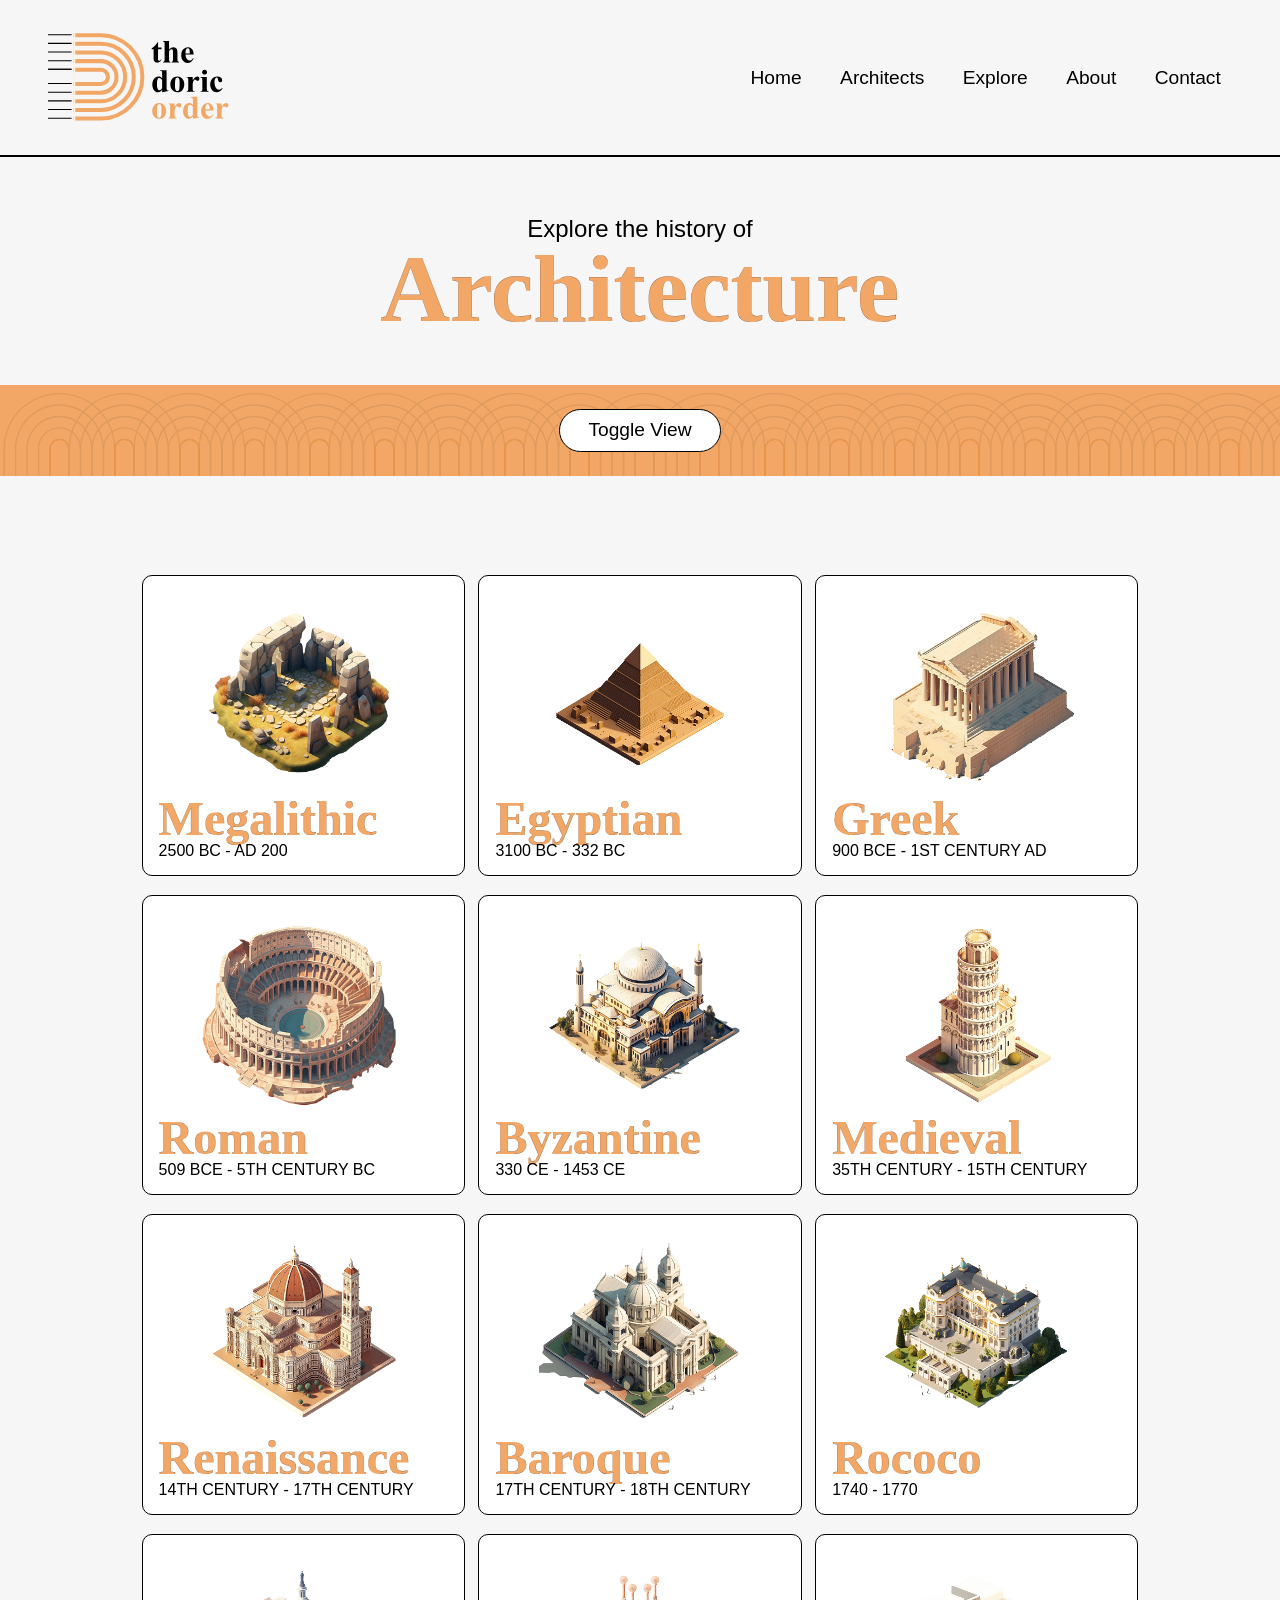
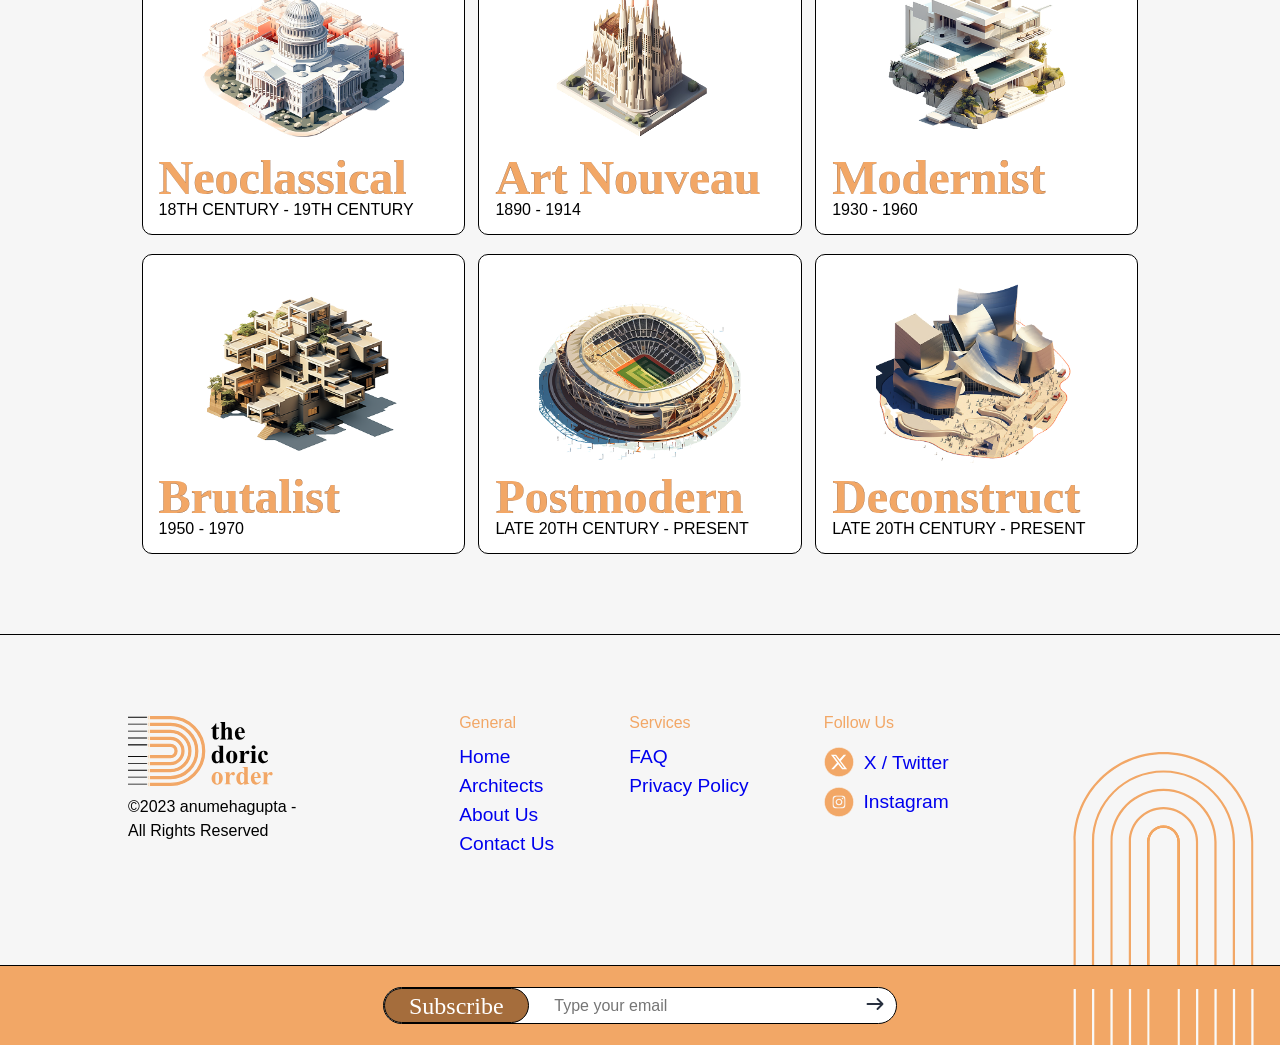
<file: index.html>
<!doctype html>
<html lang="en" dir="ltr">
<head>
<meta charset="utf-8">
<title>The Doric Order | Home</title>
<!--style linking start-->
<meta name="description" content="Our website offers a comprehensive journey through the evolution of architectural design, iconic structures, and influential architects">
<meta name="keywords" content="architecture styles, architectural history, ancient architecture, modern architecture, architectural evolution, iconic structures, influential architects">
<link rel="stylesheet" href="style.css">
<link href="https://fonts.cdnfonts.com/css/helvetica-255" rel="stylesheet">
<link rel="stylesheet" media="screen" href="https://fontlibrary.org//face/butler" type="text/css"/>
<meta name="viewport" content="width=device-width, initial-scale=1.0">
<link rel="icon" type="image/x-icon" href="images/favicon.svg">
<!--style linking end-->
</head>

<body>
   
    <!--header start-->
    <header>
        <a aria-label="skip" href="#content"> Skip to Content </a> <!--button hidden-->
        <img src="images/the-doric-order-logo.svg" width="188" height="88.16" alt="the doric order logo"> <!--website logo-->
      
        <!--navigation start--> 
        <nav aria-label="primary">
          <ul>
            <li> <a href = "#"> Home </a></li>
            <li> <a href = "#"> Architects </a></li>
            <li> <a href = "#"> Explore </a></li>
            <li> <a href = "#"> About </a></li>
            <li> <a href = "#"> Contact </a></li>
          </ul>
        </nav>
        <!--navigation end--> 
          
    </header>
    <!--header end-->

    <main id="content" class="homepage">
        <h1> Explore the history of <em> Architecture </em> </h1>

        <div id="arch-background">
            <button id="toggleButton">Toggle View</button> <!--toggle view button-->

            <!--search shortcode start-->

            <!--search shortcode end-->
        </div>

        <ul id="architecture-styles" class="hidden">

            <li>
                <a href="megalithic.html">
                    <figure>
                        <img src="images/megalithic-architecture.png" width="1080" height="1080" alt="Stonehenge of Megalithic architecture">
                    </figure>
                    <figcaption>
                        <h2> Megalithic </h2>
                        <h3> 2500 BC - AD 200 </h3>
                        <p> Megalithic architecture refers to the construction of large stone structures or monuments using massive stones, often without the use of mortar or other binding materials. These structures are typically associated with prehistoric societies. The term "megalith" itself, derived from the Greek words "mega" (meaning large) and "lithos" (meaning stone), aptly captures the essence of this architectural form. </p>
                    </figcaption>
                </a>
            </li>

            <li>
                <a href="#">
                    <figure>
                        <img src="images/egyptian-architecture.png" width="1080" height="1080" alt="Pyramid of Egyptian architecture">
                    </figure>
                    <figcaption>
                        <h2> Egyptian </h2>
                        <h3> 3100 BC - 332 BC </h3>
                        <p> Egyptian architecture is best known for iconic structures like the pyramids, temples, and tombs. These structures were meticulously designed and constructed, reflecting the Egyptians' deep reverence for the afterlife and their belief in the eternal nature of the soul. Rooted in religious and cultural practices, Egyptian architecture's harmonious blend of form and function continues to awe and inspire. </p>
                    </figcaption>
                </a>
            </li>

            <li>
                <a href="#">
                    <figure>
                        <img src="images/greek-architecture.png" width="1080" height="1080" alt="Parthenon of Greek architecture">
                    </figure>
                    <figcaption>
                        <h2> Greek </h2>
                        <h3> 900 BCE - 1st century AD </h3>
                        <p> Greek architecture has left an indelible mark on the world. Characterized by its harmonious proportions, use of columns, and innovative structural techniques. It has inspired countless architects and builders throughout history. It is a reflection of the Greeks' deep appreciation for aesthetics, mathematical precision, and the pursuit of perfection in the realm of design and construction. </p>
                    </figcaption>
                </a>
            </li>

            <li>
                <a href="#">
                    <figure>
                        <img src="images/roman-architecture.png" width="1080" height="1080" alt="Colosseum of Roman architecture">
                    </figure>
                    <figcaption>
                        <h2> Roman </h2>
                        <h3> 509 BCE - 5th century BC </h3>
                        <p> Roman architecture is renowned for its engineering prowess, masterful use of materials such as concrete, and the construction of awe-inspiring structures that continue to inspire awe today. From the iconic Colosseum to the monumental aqueducts and grandiose temples, Roman architecture reflects the Romans' commitment to both function and aesthetics. It was a means to express their power, values, and vision for an empire that spanned continents. </p>
                    </figcaption>
                </a>
            </li>

            <li>
                <a href="#">
                    <figure>
                        <img src="images/byzantine-architecture.png" width="1080" height="1080" alt="Hagia Sophia of Byzantine architecture">
                    </figure>
                    <figcaption>
                        <h2> Byzantine </h2>
                        <h3> 330 CE - 1453 CE </h3>
                        <p> The architectural style reflects the empire's rich cultural and religious tapestry. Characterized by its grand domes, intricate mosaics, and ornate aesthetics, Byzantine architecture is a captivating embodiment of Eastern Orthodox Christianity's spiritual aspirations and the empire's imperial ambitions. This style symbolizes the blend of tradition, innovation, and spiritual devotion. </p>
                    </figcaption>
                </a>
            </li>

            <li>
                <a href="#">
                    <figure>
                        <img src="images/medieval-architecture.png" width="1080" height="1080" alt="Leaning Tower of Pisa of Medieval architecture">
                    </figure>
                    <figcaption>
                        <h2> Medieval </h2>
                        <h3> 35th Century - 15th century </h3>
                        <p> This captures the essence of an era marked by faith, fortification, and the aspiration for heavenly heights. From the soaring Gothic cathedrals adorned with intricate stained glass windows to the formidable castles that once stood as symbols of power, medieval architecture stands as a fusion of religious devotion, feudal might, and architectural innovation. It tells the story of a society striving for spiritual transcendence, security in an often uncertain world, and artistic expression in the form of stone and mortar. </p>
                    </figcaption>
                </a>
            </li>

            <li>
                <a href="#">
                    <figure>
                        <img src="images/renaissance-architecture.png" width="1080" height="1080" alt="Cathedral of Santa Maria of Renaissance architecture">
                    </figure>
                    <figcaption>
                        <h2> Renaissance </h2>
                        <h3> 14th century - 17th century </h3>
                        <p> Characterized by its harmonious proportions, classical columns, and meticulous attention to detail, the style aimed to elevate the human spirit through the built environment. Renaissance architecture stands as a testament to human creativity and the desire to bring beauty and order to the world. It reshaped the physical landscape of Europe but also laid the foundation for the modern architectural principles that continue to influence design today. </p>
                    </figcaption>
                </a>
            </li>

            <li>
                <a href="#">
                    <figure>
                        <img src="images/baroque-architecture.png" width="1080" height="1080" alt="Saint Charles Church of Baroque architecture">
                    </figure>
                    <figcaption>
                        <h2> Baroque </h2>
                        <h3> 17th century - 18th century </h3>
                        <p> It is characterized by its ornate and theatrical style, marked by extravagant ornamentation, grandeur, and a sense of movement. From the opulent Palace of Versailles to the magnificent cathedrals of South America, Baroque architecture stands as a testament to the ability of architecture to convey the divine, to celebrate earthly power, and to inspire awe. It is a style that exudes dynamism and a celebration of the senses, drawing us into a world of ornate facades, sumptuous interiors, and an enduring legacy of artistic expression. </p>
                    </figcaption>
                </a>
            </li>

            <li>
                <a href="#">
                    <figure>
                        <img src="images/rococo-architecture.png" width="1080" height="1080" alt="Linderhof Palace of Rococo architecture">
                    </figure>
                    <figcaption>
                        <h2> Rococo </h2>
                        <h3> 1740 - 1770 </h3>
                        <p> Characterized by its exuberant and delicate ornamentation, pastel color palettes, and intricate asymmetry, Rococo architecture encapsulates the spirit of an age marked by refinement, luxury, and a sense of lightheartedness. Originating in France and spreading throughout Europe, their gracefully curved lines and ornate interiors, are a testament to the pursuit of beauty and pleasure. </p>
                    </figcaption>
                </a>
            </li>

            <li>
                <a href="#">
                    <figure>
                        <img src="images/neoclassical-architecture.png" width="1080" height="1080" alt="United States Capitol of Neoclassical architecture">
                    </figure>
                    <figcaption>
                        <h2> Neoclassical </h2>
                        <h3> 18th century - 19th century </h3>
                        <p> This architectural style, also known as the "Greek Revival" or "Adam style," harked back to the principles of order, proportion, and simplicity that characterized the architecture of antiquity. Neoclassical buildings are marked by their symmetrical facades, columns inspired by classical orders (Doric, Ionic, Corinthian), and a focus on rationality and clarity of design. Neoclassical architecture came to symbolize the ideals of reason, democracy, and civic virtue. It became the preferred style throughout Europe and North America. </p>
                    </figcaption>
                </a>
            </li>

            <li>
                <a href="#">
                    <figure>
                        <img src="images/art-nouveau-architcture.png" width="1080" height="1080" alt="La Sagrada Familia of Art Nouveau architcture">
                    </figure>
                    <figcaption>
                        <h2> Art Nouveau </h2>
                        <h3> 1890 - 1914 </h3>
                        <p> Art Nouveau is characterized by its sinuous and organic forms, intricate floral motifs, and a departure from the rigid, historical styles that preceded it. This architectural style aimed to break free from the constraints of tradition, embracing the idea of "total art," where architecture, interior design, and decorative arts converged into a harmonious whole. Art Nouveau buildings, with their flowing lines and ornate details, sought to infuse everyday life with beauty. </p>
                    </figcaption>
                </a>
            </li>

            <li>
                <a href="#">
                    <figure>
                        <img src="images/modernist-architecture.png" width="1080" height="1080" alt="Falling Waters building of Modernist architecture">
                    </figure>
                    <figcaption>
                        <h2> Modernist </h2>
                        <h3> 1930 - 1960 </h3>
                        <p> Modernist architecture, an iconic and revolutionary design movement that emerged in the early 20th century, represents a profound departure from the ornate styles of the past. With its emphasis on simplicity, functionality, and the innovative use of materials. This style, often characterized by clean lines, flat roofs, and open interior spaces, embraced the principles of form following function and the rejection of unnecessary ornamentation. </p>
                    </figcaption>
                </a>
            </li>

            <li>
                <a href="#">
                    <figure>
                        <img src="images/brutalist-architecture.png" width="1080" height="1080" alt="Habitat 67 of Brutalist architecture">
                    </figure>
                    <figcaption>
                        <h2> Brutalist </h2>
                        <h3> 1950 - 1970 </h3>
                        <p> The term "Brutalism" is derived from the French word meaning ‘raw’. Characterized by its use of exposed concrete, bold geometric forms, and a focus on functionality, Brutalism emerged as a bold departure from the ornate styles of the past. The buildings have their massive and monolithic presence. While Brutalist architecture has been criticized for its stark aesthetics, it has also garnered a dedicated following and is recognized for its innovative use of materials and its expression of form. </p>
                    </figcaption>
                </a>
            </li>

            <li>
                <a href="#">
                    <figure>
                        <img src="images/postmodern-architecture.png" width="1080" height="1080" alt="Birds Nest stadium of Postmodern architecture">
                    </figure>
                    <figcaption>
                        <h2> Postmodern </h2>
                        <h3> Late 20th century - Present </h3>
                        <p> Contemporary architecture, a dynamic and ever-evolving design ethos that defines the present era, captures the essence of our rapidly changing world. Contemporary architecture is marked by innovation, sustainability, and a commitment to functionality. It is often characterized by clean lines, open spaces, and the use of cutting-edge materials and technologies. It’s sources of inspiration, include cultural diversity, global connectivity, and the digital age. </p>
                    </figcaption>
                </a>
            </li>

            <li>
                <a href="#">
                    <figure>
                        <img src="images/deconstructivism-architecture.png" width="1080" height="1080" alt="Walt Disney Concert Hall of Deconstructivism architecture">
                    </figure>
                    <figcaption>
                        <h2> Deconstruct </h2>
                        <h3> Late 20th century - Present </h3>
                        <p> Unlike many architectural styles that seek harmony, balance, and coherence, Deconstructivism intentionally introduces disarray, fragmentation, and a sense of chaos into its creations. This movement is characterized by its exploration of the relationship between form and function, often deconstructing traditional architectural elements and reassembling them in unexpected and thought-provoking ways. This style draws inspiration from theories of philosophy, mathematics, and linguistics. </p>
                    </figcaption>
                </a>
            </li>

        </ul>
    </main>

    <!--footer start-->

    <footer>

        <img src="images/the-doric-order-logo.svg" width="188" height="88.16" alt="the doric order logo"> <!--website logo-->
        <p> &copy;2023 anumehagupta - All Rights Reserved </p>
        <!--footer menu start-->
        <nav aria-label="secondary">
            <section id="general">
                <h4> General </h4>
                <ul>
                    <li> <a href="#"> Home </a></li>
                    <li> <a href="#"> Architects </a></li>
                    <li> <a href="#"> About Us </a></li>
                    <li> <a href="#"> Contact Us </a></li>
                </ul>
            </section>

            <section id="services">
                <h4> Services </h4>
                <ul>
                    <li> <a href="#"> FAQ </a></li>
                    <li> <a href="#"> Privacy Policy </a></li>
                </ul>
            </section>

            <section id="social-media">
                <h4> Follow Us </h4>
                <ul>
                    <li> <img src="images/twitter-icon.svg" width="30" height="30" alt="twitter or x icon"><a href="#"> X / Twitter </a></li>
                    <li> <img src="images/instagram-icon.svg" width="30" height="30" alt="intsagram icon"><a href="#"> Instagram </a></li>
                </ul>
            </section>
        </nav>
        <!--footer menu end-->

        <!--subscribe form start-->
        <div id="form-wrapper">
            <form>
                <h3> Subscribe </h3>
                <input type="email" id="email" name="email" placeholder="Type your email">
                <button> <img src="images/arrow-right.svg" width="30" height="30" alt="confirm email"> </button>
            </form>
        </div>
        <!--subscribe form end-->

    </footer>
    <!--footer end-->


    <!--script tag start-->    
    <script src="js/toggle.js"></script> 
    <!--script tag end-->
</body>

</html>
</file>
<file: style.css>
/* CSS Document */
/* http://meyerweb.com/eric/tools/css/reset/ 
   v2.0 | 20110126
   License: none (public domain)
*/
html, body, div, span, applet, object, iframe, h1, h2, h3, h4, h5, h6, p, blockquote, pre, a, abbr, acronym, address, big, cite, code, del, dfn, em, img, ins, kbd, q, s, samp, small, strike, strong, sub, sup, tt, var, b, u, i, center, dl, dt, dd, ol, ul, li, fieldset, form, label, legend, table, caption, tbody, tfoot, thead, tr, th, td, article, section, canvas, details, embed, figure, figcaption, footer, header, hgroup, menu, nav, output, ruby, section, summary, time, mark, audio, video {
    margin: 0;
    padding: 0;
    border: 0;
    font-size: 100%;
    font: inherit;
    vertical-align: baseline;
  }
  /* HTML5 display-role reset for older browsers */
  article, section, details, figcaption, figure, footer, header, hgroup, menu, nav, section {
    display: block;
  }
  body {
    line-height: 1;
  }
  ol, ul {
    list-style: none;
  }
  blockquote, q {
    quotes: none;
  }
  blockquote:before, blockquote:after, q:before, q:after {
    content: '';
    content: none;
  }
  table {
    border-collapse: collapse;
    border-spacing: 0;
  }
  
  /*=============================================END OF RESET============================================*/
  
  /*===============================================CSS START=============================================*/


  /* ---------------------------------------------------
         FOR ALL SCREENS - BASIC CODE - START
------------------------------------------------------ */
:root {
  /*color declaration*/
  --background-colour: #F6F6F6;
  --heading-colour: #F2A766;
  --heading-outline-colour: #5A311B;
  --dark-orange: #E09A5E;
  --black: #000000;
  --white: #ffffff;
  --grey: #A7A5A4;
  
  /*font size declaration*/
  --font-small: 1em;
  --font-small-one: 1.2em;
  --font-medium: 1.5em;
  --font-headings: 4em;
}

body {
  font-family: 'Helvetica', arial, sans-serif;
  background-color: var(--background-colour);
}

header {
  border-bottom: 2px solid #000000;
}

header nav li a {
  text-decoration: none;
  font-size: var(--font-medium);
  color: var(--black);
  font-family: 'Helvetica', arial, sans-serif;
  font-weight: 400;
  position: relative;
  display: inline-block;
}

header nav li a::before, footer nav li a::before {
  content: "";
  position: absolute;
  bottom: -5px;
  left: 0;
  right: 0;
  height: 2px;
  background-color: var(--brown-buttons);
  transform: scaleX(0);
  transition: transform 0.3s ease-in-out;
}

[aria-label="skip"] {
  display: none;
}

h1 {
  font-size: 1.5em;
  text-align: center;
}

h1 em, h2{
  font-size: var(--font-headings);
  font-family: 'ButlerBold', 'Times New Roman', serif;
  font-weight: 800;
  color: var(--heading-colour);
  -webkit-text-stroke-width: 0.2px;
  -webkit-text-stroke-color: var(--heading-outline-colour);
  display: block;
}

h3 {
  font-size: var(--font-medium);
  font-weight: 100;
  font-family: 'Helvetica', arial, sans-serif;
  letter-spacing: 0.12em;
  color: var(--black);
}

#content p {
  font-size: 1em;
  margin-top: 2em;
  line-height: 1.25em;
  color: var(--black);
}

#content ul li a {
  text-decoration: none;
}

footer h3 {
    font-family: 'ButlerBold', 'Times New Roman', serif;
    color: var(--white);
    background-color: #A56D3C;
    border: 1px solid var(--black);
    letter-spacing: 0em;
    text-align: center;
}

footer form {
  display: block;
  margin: 0 auto;
  background-color: var(--white);
  width: 70%;
  border-radius: 2em;
  display: flex;
  flex-wrap: wrap;
  margin-top: 5em;
  justify-content: space-between;
  align-items: center;
}

#social-media ul li {
  display: flex;
  justify-content: center;
  align-items: center;
}

#social-media ul li img {
  margin-right: 0.5em;
}

input[type="email"], textarea {
  border: none;
  outline: none;
  font-family: 'Helvetica', arial, sans-serif;
}

button {
  border: none;
  outline: none;
  background-color: transparent;
}

#toggleButton {
  display: block;
  margin: 0 auto;
  padding: 0.5em 1.5em;
  font-family: 'Helvetica', arial, sans-serif;
  border: 1px solid var(--black);
  border-radius: 30px;
  cursor: pointer;
  background-color: var(--white);
}

#toggleButton:hover {
  background-color: var(--heading-outline-colour);
  color: var(--white);
  transition: color 0.3s ease;
}

#toggleButton:active, li:active{
  transform: scale(0.95);
  background-color: var(--dark-orange);
}

#arch-background {
  margin-top: 3em;
  padding-top: 1.5em;
  padding-bottom: 1.5em;
  background-color: var(--heading-colour);
  background-image: url(images/arch-background.svg);
  background-size: cover;
  background-repeat: repeat-x;
}

#content ul li {
  background-color: var(--white);
}

#style h1 {
  font-size: var(--font-headings);
  font-family: 'ButlerBold', 'Times New Roman', serif;
  font-weight: 800;
  color: var(--heading-colour);
  -webkit-text-stroke-width: 0.2px;
  -webkit-text-stroke-color: var(--heading-outline-colour);
  display: block;
  margin-top: 2em;
}

#style h2 {
  font-size: var(--font-medium);
  font-weight: 100;
  font-family: 'Helvetica', arial, sans-serif;
  letter-spacing: 0.12em;
  color: var(--black);
  text-align: center;
}

#style #hero-section {
  display: block;
  width: 80%;
  margin: 0 auto;
}

#style #hero-section figure picture {
  display: block;
  margin: 0 auto;
  margin-top: 2em;
}

#style #hero-section figure picture img {
  display: inline-block;
  width: 100%;
  height: auto;
}

#style #hero-section figcaption {
  font-size: 2em;
  text-transform: uppercase;
  text-align: center;
  color: var(--heading-colour);
  -webkit-text-stroke-width: 0.2px;
  -webkit-text-stroke-color: var(--heading-outline-colour);
  font-family: 'ButlerBold', 'Times New Roman', serif;
  font-weight: 800;
  margin-top: 1em;
  padding: 0em;
}

#style #hero-section figcaption + button {
  border: none;
  outline: none;
  display: block;
  margin: 0 auto;
  padding: 0.5em 1.5em;
  font-family: 'HelveticaMedium', arial, sans-serif;
  font-weight: 600;
  color: var(--white);
  border: 1px solid var(--black);
  border-radius: 30px;
  cursor: pointer;
  background-color: var(--heading-outline-colour);
  margin-top: 2em;
}

#style #hero-section figcaption + button:hover {
  background-color: var(--heading-colour);
  color: var(--white);
  transition: color 0.3s ease;
  border: 1px solid var(--dark-orange);
}

#style #hero-section figcaption + button:active {
  transform: scale(0.95);
  background-color: var(--dark-orange); 
}

#about-style, #features, #around-world, #structures {
  width: 80%;
  margin: 0 auto;
  margin-top: 5em;
}

#style section > h3 {
  font-family: 'ButlerLight', 'Times New Roman', serif;
  color: var(--heading-colour);
  font-weight: 800;
  display: block;
  font-size: 1.5em;
  letter-spacing: 0em;
}

#style #about-style > h3 {
  margin-top: 2em;
  margin-bottom: 0.5em;
}

#style #about-style > h3 + p {
  font-weight: 100;
}

#style #features figure img {
  border-bottom: 1px solid var(--black);
  background-color: var(--white);
  border-radius: 10px 10px 0px 0px;
  flex: 1 0 auto;
}

#style #features figure figcaption h4 {
  color: var(--heading-colour);
}

#style #around-world iframe {
  width: 100%;
}

#style #structures #wrapper figure {
  box-sizing: border-box;
  border: 1px solid var(--black);
}

#style #structures #wrapper figure:active {
  transform: scale(0.95);
  background-color: var(--dark-orange);
}  

#style #structures #wrapper figure a {
  text-decoration: none;
}

#style #structures #wrapper figure figcaption h5 {
  font-family: 'ButlerBold', 'Times New Roman', serif;
  color: var(--black);
}

#style #structures #wrapper figure figcaption h5 em {
  font-family: 'Helvetica', arial, sans-serif;
  text-transform: uppercase;
  color: var(--heading-outline-colour);
  display: block;
}

#style #structures #wrapper figure a:hover h5, #style #structures #wrapper figure a:hover h5 em {
  color: var(--white);
}

  /* ---------------------------------------------------
         FOR MOBILE SCREENS CODE - START
------------------------------------------------------ */

@media screen and (max-width: 1240px) {

  /*======$$$$$  MOBILE - HEADER START - ALL SCREENS  $$$$======*/
  header {
    border-bottom: 1px solid #000000;
  }

  header img {
    display: block;
    margin: 0 auto;
    width: 40%;
    margin-top: 2em;
  }

  header nav {
    width: 100%;
    margin-top: 2em;
    display: flex;
    flex-direction: column;
    text-align: center;
    border-top: 1px solid #000000;
  }

  header nav li {
    padding: 1em;
  }

  header nav li:hover, footer nav li:hover {
    background-color: var(--heading-colour);
  }

  header nav li a {
    font-weight: 800;
    font-size: 1.3em;
  }

  header nav li:hover a {
    color: var(--white);
    transition: color 0.3s ease;
  }

  [aria-label="secondary"] section ul li:hover a{
  color: var(--white);
  transition: color 0.3s ease;
  }
  
  h1 {
    margin-top: 5em;
  }

  h1 em {
    font-size: 3em;
  }

  #toggleButton {
    font-size: 1.2em;
  }

  #arch-background {
    margin-top: 3em;
  }
  /*======$$$$$  MOBILE - HEADER END - ALL SCREENS  $$$$======*/


  /*======$$$$$  MOBILE - MAIN START - HOMEPAGE  $$$$======*/
  #content ul {
    margin-top: 5em;
  }

  #content ul li {
    display: block;
    margin: 0 auto;
    width: 80%;
    border: 1px solid var(--black);
    border-radius: 10px;
    margin-bottom: 2em;
  }

  #content ul li:hover {
    background-color: var(--heading-colour);
  }

  figcaption {
    padding: 1.5em;
  }

  #content ul li:hover h2, #content ul li:hover h3, #content ul li:hover p {
    color: var(--white);
    -webkit-text-stroke-color: var(--white);
    transition: color 0.3s ease;
  }

  #content ul li a figure img {
    display: block;
    margin: 0 auto;
    width: 100%;
    height: auto;
  }

  #content ul li:nth-of-type(10) h2, #content ul li:nth-of-type(7) h2, #content ul li:nth-of-type(15) h2, #content ul li:nth-of-type(11) h2 {
    letter-spacing: -0.02em;
  }

  /* this is for home page toggle architecture styles */
  .hidden li a{
    display: flex;
    justify-content: flex-start;
    align-items: center;
    margin-left: 0.5em;
  }

  .hidden li figcaption p {
    display: none;
  }

  .hidden li a figure {
    width: 30%;
  }

  .hidden li a figcaption {
    width: 70%;
    padding: 0em;
  }

  .hidden li a figcaption h2 {
    font-size: 2.5em;
  }

  .hidden li a figcaption h3 {
    font-size: 1.2em;
    letter-spacing: 0em;
  }
  /*======$$$$$  MOBILE - MAIN END - HOMEPAGE  $$$$======*/

  /*======$$$$$  MOBILE - MAIN START - STYLES PAGE  $$$$======*/

  .popup-container {
    display: none;
    position: fixed;
    top: 0;
    left: 0;
    width: 100%;
    height: 100%;
    background-color: rgba(0, 0, 0, 0.7);
    text-align: center;
  }

  .popup-image {
      max-width: 80%;
      max-height: 80%;
      margin: auto;
      display: block;
      margin-top: 10%;
  }

  .close-button {
      position: absolute;
      top: 20px;
      right: 20px;
      font-size: 20px;
      color: white;
      cursor: pointer;
  }

  #style #about-style > h3 {
    margin-top: 2em;
    margin-bottom: 0.5em;
  }

  #style #about-style > h3 + p {
    font-size: 1em;
    line-height: 1.25em;
  }

  #style #features figure {
    display: flex;
    flex-direction: column;
    flex-wrap: nowrap;
    align-items: center;
    margin-top: 2em;
    border: 1px solid var(--black);
    border-radius: 10px;
  }

  #style #features figure img {
    width: 100%;
    height: auto;
  }

  #style #features figure figcaption {
    padding: 2em;
  }

  #style #features figure figcaption h4 {
    font-size: 1.2em;
    margin-bottom: 0.25em;
  }

  #style #features figure figcaption p {
    font-size: 1em;
    line-height: 1em;
  }

  #style #around-world iframe {
    margin-top: 2em;
    height: 300px;
  }

  #style #structures #wrapper figure {
    margin-top: 2em;
    border-radius: 10px;
    padding: 1em;
  }

  #style #structures #wrapper figure:hover {
    background-color: var(--heading-colour);
  }  

  #style #structures #wrapper figure img {
    border-radius: 10px;
    width: 100%;
    height: auto;
  }

  #style #structures #wrapper figure figcaption {
    padding: 0em;
    margin-top: 1em;
  }

  #style #structures #wrapper figure figcaption h5 {
    font-size: 1.5em;
  }

  #style #structures #wrapper figure figcaption h5 em {
    font-size: 0.7em;
    margin-top: 0.5em;
    letter-spacing: 0.2em;
  }
  /*======$$$$$  MOBILE - MAIN START - STYLES PAGE  $$$$======*/

  /*======$$$$$  MOBILE - FOOTER START - ALL SCREENS  $$$$======*/
  footer > img:nth-of-type(1) {
    display: none;
  }
  
  [aria-hidden="true"] {
    display: none;
  }

  footer {
    background-color: var(--background-colour);
    padding-top: 3em;
    padding-bottom: 3em;
    margin-top: 5em;
    border-top: 1px solid var(--black);
  }

  footer p:nth-of-type(1) {
    text-align: center;
    color: var(--grey);
  }

  [aria-label="secondary"] {
    margin: 0 auto;
  }

  [aria-label="secondary"] section {
    margin-top: 5em;
    margin-bottom: 2em;
  }

  [aria-label="secondary"] section h4 {
    font-size: 1em;
    color: var(--heading-colour);
    font-family: 'Helvetica', arial, sans-serif;
    text-align: center;
  }

  [aria-label="secondary"] section ul li {
    padding-top: 0.5em;
    padding-bottom: 0.5em;
    font-size: 1.5em;
    margin-top: 0.8em;
    text-align: center;
  }

  [aria-label="secondary"] section ul li a {
    text-decoration: none;
    color: var(--black);
  }

  form {
    margin: 0 auto;
    border-radius: 20px;
    border: 1px solid var(--black);
    width: 80%;
  }

  footer h3 {
    border-radius: 20px;
    padding: 0.5em 0.5em;
    width: 30%;
    font-size: 1.2em;
  }

  button {
    margin-right: 1em;
  }
}

  /* ---------------------------------------------------
         FOR MOBILE SCREENS CODE - END
------------------------------------------------------ */

  /* ---------------------------------------------------
         FOR MEDIUM SCREENS CODE - START
------------------------------------------------------ */

@media screen and (min-width: 800px) and (max-width: 1240px) {

  #style #structures #wrapper {
    display: flex;
    justify-content: space-between;
    flex-wrap: wrap;
  }

  #style #features figure {
    flex-direction: row;
  }

  #style #features figure img {
    width: 30%;
    border-radius: 10px 0px 0px 10px;
    border-bottom: none;
    border-right: 1px solid var(--black);
  }

  #style #structures figure {
    flex: 0 1 calc(33% - 1.2em);
    border-radius: 5px;
    padding: 0.5em;
  }

  #style #structures figure img {
    border-radius: 5px;
  }

  #style #structures figure figcaption {
    margin-left: 0em;
  }

  #style #structures #wrapper figure {
    padding: 0.5em;
  }

  #style #structures #wrapper figure figcaption h5 {
    font-size: 1.2em;
  }

  #style #features figure figcaption h4 {
    font-size: 1.5em;
    font-family: 'HelveticaNeue', Helvetica, Arial, sans-serif ;
    font-weight: 500;
  }

  #style #about-style {
    column-count: 2;
    column-gap: 2.5em;
    width: 80%;
    margin: 0 auto;
    margin-top: 3em;
  }

  #style #about-style > h3 + p {
    font-size: 1.2em;
    line-height: 1.25em;
  }

  #style #about-style > h3 {
    margin-top: 0em;
  }

  #style #features figure figcaption p {
    font-size: 1.2em;
    line-height: 1.25em;
  }

  #style #hero-section figcaption + button {
    display: none;
  }

  #style #around-world iframe {
    height: 500px;
  }

}

@media screen and (min-width: 700px) and (max-width: 1240px) {
  
  /*======$$$$$  TABLET - MAIN START - HOMEPAGE  $$$$======*/
  /* this is for home page toggle architecture styles */
  .hidden li a figcaption h2 {
    font-size: 3.5em;
  }

  .hidden li a figcaption h3 {
    font-size: 1.5em;
    letter-spacing: 0em;
  }

  figcaption {
    margin-left: 1em;
  }
  /*======$$$$$  TABLET - MAIN END - HOMEPAGE  $$$$======*/

  /*======$$$$$  TABLET - FOOTER START  $$$$======*/
  footer h3 {
    font-size: 1.5em;
    border-radius: 50px;
  }

  input[type="email"] {
    margin-left: -5em;
  }
  /*======$$$$$  TABLET - FOOTER END  $$$$======*/
}

@media screen and (min-width: 1000px) {
  /*======$$$$$  TABLET & LARGE SCREEN - HEADER START  $$$$======*/
  header {
    display: flex;
    align-items: center;
    justify-content: space-between;
    overflow: hidden;
    align-items: center;
    margin-top: 1em;
    padding-bottom: 1em;
  }

  header img {
    width: 15%;
    padding-left: 3em;
    height: auto;
    margin-top: 0em;
  }

  header nav {
    grid-column: 2/4;
    margin-right: 2.5em;
    margin-top: 0em;
    border-top: none;
  }

  header nav ul {
    display: flex;
    list-style: none;
    margin: 0;
    padding: 0;
    justify-content: flex-end;
  }

  header nav li {
    padding: 1.2em;
  }

  header nav li a {
    display: block;
    font-size: var(--font-small-one);
    position: relative;
  }

  header nav li:hover {
    background-color: transparent;
  }

  header nav li:hover a {
    color: var(--heading-colour);
  }

  header nav li a::before {
    content: "";
    position: absolute;
    bottom: -5px;
    left: 0;
    right: 0;
    height: 2px;
    background-color: var(--heading-colour);
    transform: scaleX(0);
    transition: transform 0.3s ease-in-out;
  }

  header nav li a:hover::before {
    transform: scaleX(1);
  }

  h1 {
    margin-top: 2.5em;
    font-size: 2em;
  }
}
  /*======$$$$$  TABLET & LARGE SCREEN - HEADER END  $$$$======*/
  @media screen and (min-width: 1000px) and (max-width: 1240px) {
  /*======$$$$$  TABLET & LARGE SCREEN - MAIN START  $$$$======*/
  #content ul {
    display: flex;
    justify-content: space-around;
    flex-wrap: wrap;
    width: 80%;
    margin: 0 auto;
    margin-top: 3em;
  }
  
  #content ul li:nth-of-type(11) h2 {
    letter-spacing: -0.05em;
  }

  ul#architecture-styles.hidden li {
    flex: 0 1 calc(33% - 1.2em);   
  }

  .hidden li a figure {
    width: 100%;
  }

  .hidden li a figcaption h2 {
    font-size: 2.5em;
  }

  .hidden li a figcaption h3 {
    font-size: 1em;
  }

  .hidden li a figcaption {
    width: 100%;
    padding-bottom: 1em;
    padding-top: 1em;
  }

  #content ul a {
    display: flex;
    flex-direction: column;
  }
  /*======$$$$$  TABLET & LARGE SCREEN - MAIN START  $$$$======*/
}

@media screen and (min-width:800px) and (max-width:900px) {

  #content ul {
    display: block;
  }

  #architecture-styles.hidden {
    display: flex;
    justify-content: space-between;
    flex-wrap: wrap;
    width: 80%;
    margin: 0 auto;
    margin-top: 3em;
  }

  #architecture-styles.hidden li {
    flex: 0 1 calc(50% - 1.2em);
  }

  .hidden li a figure {
    width: 100%;
  }

  .hidden li a figcaption h2 {
    font-size: 3em;
  }

  .hidden li a figcaption h3 {
    font-size: 1.2em;
  }

  .hidden li a figcaption {
    width: 100%;
    padding-bottom: 1em;
    padding-top: 1em;
  }

  #content ul a{
    display: flex;
    flex-direction: column;
  }

  input[type="email"] {
    margin-left: -2em;
    font-size: 1.2em;
  }

}


@media screen and (min-width:900px) and (max-width:1000px) {

  #content ul {
    display: block;
  }

  #architecture-styles.hidden {
    display: flex;
    justify-content: space-between;
    flex-wrap: wrap;
    margin: 0 auto;
    margin-top: -20em;
  }

  #architecture-styles.hidden li {
    flex: 0 1 calc(50% - 1.2em);
  }

  #content ul li a figcaption p {
    font-size: 1.2em;
  }

  .hidden li a figure {
    width: 100%;
  }

  .hidden li a figcaption {
    margin-left: 3em;
  }

  .hidden li a figcaption h2 {
    font-size: var(--font-headings);
  }

  .hidden li a figcaption h3 {
    font-size: 1.5em;
    letter-spacing: 0.12em;
  }

  .hidden li a figcaption {
    width: 100%;
    padding-bottom: 1em;
    padding-top: 1em;
  }

  #content ul a{
    display: flex;
    flex-direction: column;
  }

  #content ul {
    display: flex;
    justify-content: space-around;
    flex-wrap: wrap;
    scale: 0.8;
    margin-top: -38em;
  }

  #content ul li {
    flex: 0 1 calc(50% - 1.2em);
    height: auto;
  }

  footer {
    margin-top: -25em;
  }

  input[type="email"] {
    margin-left: -5em;
    font-size: 1.2em;
  }

  footer  {
    margin-top: 5em;
  }

}

  /* ---------------------------------------------------
         FOR LARGE SCREENS CODE - START
------------------------------------------------------ */

@media screen and (min-width: 1240px) {

  header {
    margin-top: 2em;
    padding-bottom: 2em;
  }

  h1 {
    font-size: 1.5em;
  }

  #toggleButton {
    font-size: 1.2em;
  }

  #content ul {
    width: 80%;
    margin: 0 auto;
    display: flex;
    flex-direction: column;
    padding-top: 5em;
    padding-bottom: 5em;
  }

  #content ul li {
    background-color: transparent;
    background: url('images/bullet-point.svg') no-repeat left center;
    background-size: 30px 30px;
    background-position: center center;
    z-index: 1;
  }

  #content ul li a {
    display: flex;
    flex-direction: row;
    justify-content: center;
    align-items: center;
  }

  #content ul li figure img {
    width: 70%;
    height: auto;
  }

  #content ul li figcaption {
    width: 85%;
  }

  #content ul li:nth-child(odd) a {
    flex-direction: row-reverse;
  }

  #content ul li:nth-child(odd) a figure {
    display: flex;
    justify-content: flex-end;
     width: 100%;
  }

   #content ul li:nth-child(even) a figure {
     width: 100%;
  }

  #content ul {
    position: relative;
  }

  #content ul::before {
    content: '';
    position: absolute;
    top: 0;
    bottom: 0;
    left: 50%;
    border-left: 1px solid var(--black);
  }

  #content ul li a figcaption h2 {
    transition: color 0.5s;
  }

  #content ul li a:hover figcaption h2 {
    color: var(--heading-outline-colour);
    background-color: var(--heading-colour);
  }

  #content ul li a figcaption {
    width: 60%;
  }

  #content ul li a figcaption h3 {
    text-transform: uppercase;
  }

  ul#architecture-styles.hidden li a figcaption h3 {
    letter-spacing: 0em;
  }

  ul#architecture-styles.hidden li a figcaption p {
    display: none;
  }

  ul#architecture-styles.hidden::before {
    display: none;
  }

  ul#architecture-styles.hidden {
    display: flex;
    flex-direction: row;
    justify-content: space-evenly;
    flex-wrap: wrap;    
  }  

  ul#architecture-styles.hidden li {
    background-image: none;
    flex: 0 1 calc(35% - 2.2em);
    box-sizing: border-box;
    border: 1px solid var(--black);
    padding: 1em;
    background-color: var(--white);
    margin-top: 1.2em;
    border-radius: 10px;
  }

  ul#architecture-styles.hidden li a {
    flex-direction: column; 
    justify-content: left;
    align-items: flex-start;
  }

  ul#architecture-styles.hidden li:nth-child(odd) a figure, ul#architecture-styles.hidden li:nth-child(even) a figure {
    display: flex;
    justify-content: center;
    width: 100%;
  }

  ul#architecture-styles.hidden figcaption {
    width: 100%;
  }

  ul#architecture-styles.hidden figcaption > h2 {
    font-size: 3em;
  }

  ul#architecture-styles.hidden figcaption > h3 {
    font-size: 1em;
  }

  ul#architecture-styles.hidden li:hover {
    background-color: var(--heading-colour);
  }

  #style h1 {
    font-size: 6em;
  }

  #popup {
    display: none;
  }

  #style #hero-section {
    margin-top: 8em;
  }

  #style #hero-section figcaption {
    font-size: 3em;
  }

  #style #hero-section figcaption + button {
    display: none;
  }

  #style h2 {
    font-size: 2em;
  }

  #style > section p {
    font-size: 1.2em;
    line-height: 1.25;
  }

  #style #about-style {
    column-count: 2;
    column-gap: 2.5em;
    width: 80%;
    margin: 0 auto;
    margin-top: 8em;
  }

  #style #about-style > h3 {
    margin-top: 0em;
  }

  #style > section > h3 {
    font-size: 2em;
    margin-top: 5em;
  }

  #style #structures #wrapper {
    display: flex;
    justify-content: space-between;
    flex-wrap: nowrap;
  }

  #style #features figure {
    display: flex;
    flex-direction: row;
    flex-wrap: nowrap;
    margin-top: 3em;
    border-radius: 20px;
    border: 1px solid var(--black);
    align-items: center;
  }

  #style #features figure figcaption {
    padding: 4em;
  }

  #style #features figure img {
    border-radius: 20px 0px 0px 20px;
    border-bottom: none;
    border-right: 1px solid var(--black);
    width: 25%;
    height: auto;
  }

  #style #around-world iframe {
    margin-top: 3em;
  }

  #style #structures {
    margin-bottom: 5em;
  }

  #style #structures h3 {
    margin-bottom: 1em;
  }

  #style #structures #wrapper{
    display: flex;
    flex-wrap: wrap;
  }

  #style #structures #wrapper figure {
    flex: 0 1 calc(33% - 1.2em);
    border-radius: 5px;
    padding: 0.5em;
  }

  #style #features figure figcaption h4 {
    font-size: 2em;
    margin-bottom: 0.8em;
  }

  #style #structures figure img {
    border-radius: 5px;
    width: 100%;
    height: auto;
  }

  #style #structures figure figcaption {
    margin-left: 0em;
  }

  #style #structures #wrapper figure figcaption h5 {
    font-size: 1.5em;
    margin-top: 0.5em;
  }

  #style #structures #wrapper figure {
    padding: 0.5em;
    margin-top: 1.2em;
  }

  #style #structures #wrapper figure:hover {
    background-color: var(--heading-colour);
  }

  #style #structures #wrapper figure:active {
    transform: scale(0.95);
    background-color: var(--dark-orange);
  }

  footer {
    display: grid;
    grid-template-columns: 10% 20% 50% 20%;
    grid-template-rows: 80px 250px 80px;
    overflow: hidden;
    border-top: 1px solid var(--black);
    justify-content: start;
    background: url(images/footer-logo-background.svg);
    background-position: bottom right 20px;
    background-repeat: no-repeat;
    background-size: 15% auto;
  }

  footer > img:nth-of-type(1), footer p:nth-of-type(1) {
    grid-area: 2/2/3/3;
  }

  footer > img:nth-of-type(1) {
    width: 60%;
    height: auto;
  }

  footer p:nth-of-type(1) {
    margin-top: 5em;
    line-height: 1.5em;
    width: 70%;
  }

  footer nav {
    grid-area: 2/3/3/4;
    display: flex;
    flex-direction: row;
    justify-content: space-evenly;
    align-items: flex-start;
  }

  footer nav section h4 {
    font-size: 1em;
    color: var(--heading-colour);
  }

  footer nav section ul {
    margin-top: 1em;
  }

  footer nav section ul li {
    margin-top: 0.5em;
    font-size: 1.2em;
  }

  footer nav section ul li a {
    text-decoration: none;
  }

  footer nav section ul li a::before {
    content:"";
    position: absolute;
    bottom: -5px;
    left: 0;
    right: 0;
    height: 2px;
    background-color: var(--heading-colour);
    transform: scaleX(0);
    transition: transform 0.3s ease-in-out;
  }

  footer nav section ul li a:hover::before {
    transform: scaleX(1);
  }

  footer nav section ul li a:hover {
    color: var(--heading-colour);
  }

  footer nav section ul li:hover {
    background-color: transparent;
  }

  footer #form-wrapper {
    grid-area: 3/1/4/5;
    background-color: var(--heading-colour);
    border-top: 1px solid var(--black);
    display: flex;
    align-items: center;
    background-image: url(images/footer-logo-background-white.svg);
    background-position: bottom right 20px;
    background-repeat: no-repeat;
    background-size: 15% auto; 
  }

  footer #form-wrapper form {
    margin-top: 0em;
    width: 40%;
    border: 1px solid var(--black);
    justify-self: start;
  }

  footer #form-wrapper form h3 {
    padding: 0.2em 1em;
    border-radius: 50px;
  }

  input#email {
    margin-left: -6em;
    font-size: 1em;
  }

}

@media screen and (min-width:1350px) {

  h1 em, h2{
    -webkit-text-stroke-width: 0.8px;
  }

  ul#architecture-styles.hidden li {
    flex: 0 1 calc(35% - 3em);
  }

  footer {
    background-size: 12% auto;
    background-position: bottom right 40px;
  }

  footer #form-wrapper {
    background-size: 12% auto;
    background-position: bottom right 40px;
  }

  footer p:nth-of-type(1) {
    margin-top: 10em;
    line-height: 1.5em;
    font-size: 1.2;
    width: 60%;
  }

  input#email {
    margin-left: -12em;
  }

}

@media screen and (min-width: 1600px) {

  header nav ul li {
    font-size: 1.2em;
  }

  #content ul li a figcaption {
    width: 50%;
  }

  body {
    font-size: 1.2em;
  }

  input#email {
    margin-left: -10em;
  }

  footer p:nth-of-type(1) {
    margin-top: 7em;
  }

}
</file>
